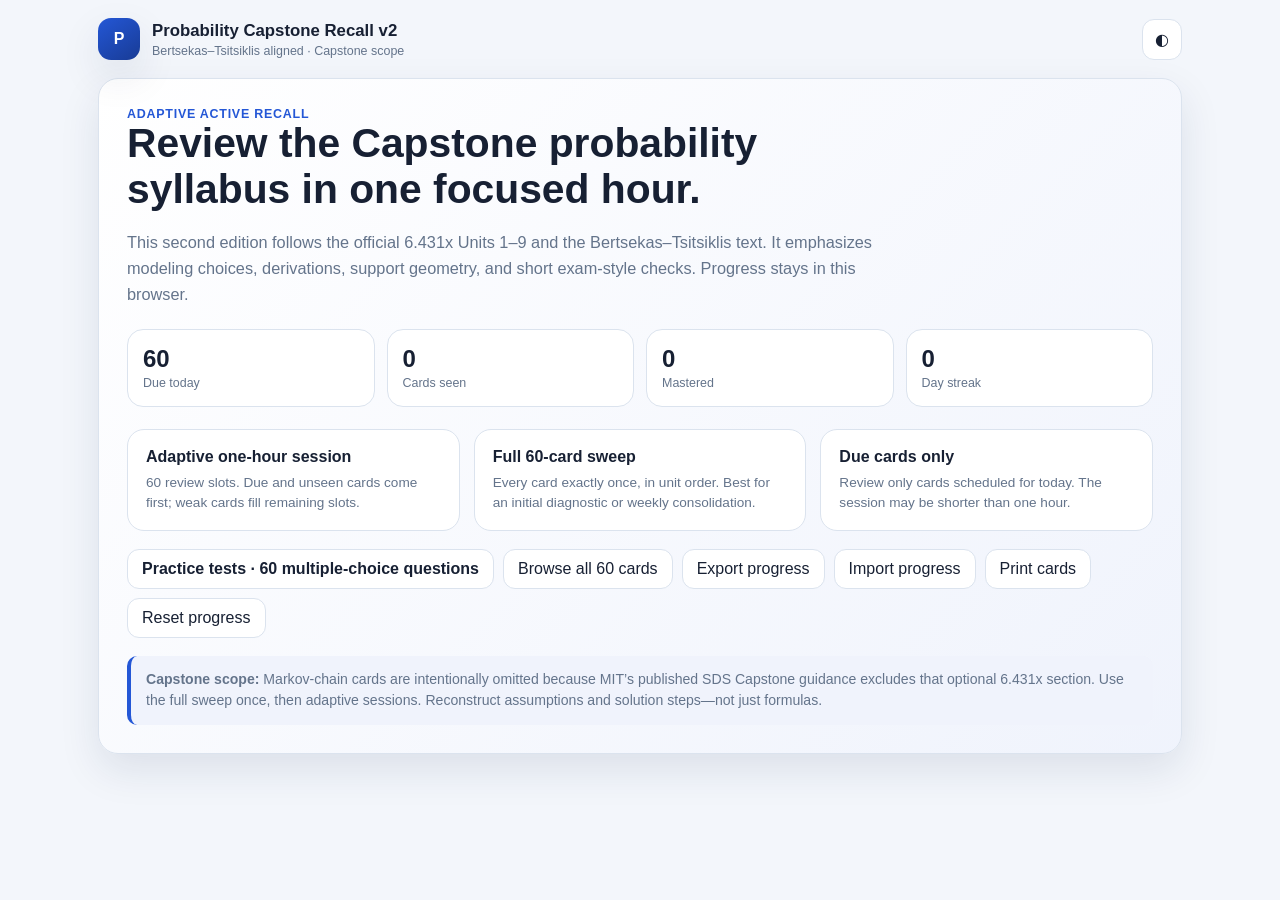
<file: index.html>
<!DOCTYPE html>
<html lang="en">
<head>
<meta charset="utf-8">
<meta name="viewport" content="width=device-width, initial-scale=1, viewport-fit=cover">
<meta name="theme-color" content="#101827">
<title>MITx Probability Capstone v2 — 60 Recall Cards</title>
<link rel="stylesheet" href="styles-1.css">
<link rel="stylesheet" href="styles-2.css">
<link rel="stylesheet" href="styles-3.css">
</head>
<body>
<div class="app">
  <header class="topbar">
    <div class="brand"><div class="logo">P</div><div><h1>Probability Capstone Recall v2</h1><p>Bertsekas–Tsitsiklis aligned · Capstone scope</p></div></div>
    <div><button class="icon-btn" id="themeBtn" aria-label="Toggle theme">◐</button></div>
  </header>

  <main id="home" class="screen active">
    <section class="hero">
      <div class="eyebrow">Adaptive active recall</div>
      <h2>Review the Capstone probability syllabus in one focused hour.</h2>
      <p class="lead">This second edition follows the official 6.431x Units 1–9 and the Bertsekas–Tsitsiklis text. It emphasizes modeling choices, derivations, support geometry, and short exam-style checks. Progress stays in this browser.</p>
      <div class="stats">
        <div class="stat"><strong id="dueStat">60</strong><span>Due today</span></div>
        <div class="stat"><strong id="seenStat">0</strong><span>Cards seen</span></div>
        <div class="stat"><strong id="masteredStat">0</strong><span>Mastered</span></div>
        <div class="stat"><strong id="streakStat">0</strong><span>Day streak</span></div>
      </div>
      <div class="mode-grid">
        <button class="mode" data-mode="adaptive"><b>Adaptive one-hour session</b><span>60 review slots. Due and unseen cards come first; weak cards fill remaining slots.</span></button>
        <button class="mode" data-mode="sweep"><b>Full 60-card sweep</b><span>Every card exactly once, in unit order. Best for an initial diagnostic or weekly consolidation.</span></button>
        <button class="mode" data-mode="due"><b>Due cards only</b><span>Review only cards scheduled for today. The session may be shorter than one hour.</span></button>
      </div>
      <div class="tools">
        <a class="secondary" href="tests.html" style="text-decoration:none;display:inline-flex;align-items:center;font-weight:700">Practice tests · 60 multiple-choice questions</a>
        <button class="secondary" id="browseBtn">Browse all 60 cards</button>
        <button class="secondary" id="exportBtn">Export progress</button>
        <button class="secondary" id="importBtn">Import progress</button>
        <button class="secondary" id="printBtn">Print cards</button>
        <button class="secondary" id="resetBtn">Reset progress</button>
        <input type="file" id="importFile" accept=".json" hidden>
      </div>
      <div class="note"><b>Capstone scope:</b> Markov-chain cards are intentionally omitted because MIT’s published SDS Capstone guidance excludes that optional 6.431x section. Use the full sweep once, then adaptive sessions. Reconstruct assumptions and solution steps—not just formulas.</div>
    </section>
  </main>

  <main id="study" class="screen">
    <div class="study-head">
      <div class="progress-wrap">
        <div class="progress-label"><span id="sessionLabel">Adaptive session</span><span id="progressText">1 / 60</span></div>
        <div class="progress"><div id="progressBar"></div></div>
      </div>
      <div class="timer" id="timer">1:00</div>
    </div>

    <article class="card">
      <div class="card-top">
        <div><div class="eyebrow" id="unitLabel"></div><h2 class="card-title" id="cardTitle"></h2></div>
        <div class="card-id" id="cardId"></div>
      </div>
      <div class="card-body">
        <div id="frontView">
          <div class="prompt-label">Recall prompt</div>
          <div class="prompt" id="prompt"></div>
          <div class="recall-hint">Answer aloud or on paper. Try to state the definition, governing equation, assumptions, and one failure mode before revealing.</div>
        </div>
        <div class="answer" id="answerView">
          <ul id="answerPoints"></ul>
          <div class="formula" id="formula"></div>
          <div class="callouts">
            <div class="callout trap"><b>Common trap</b><span id="trap"></span></div>
            <div class="callout check"><b>Quick check</b><span id="check"></span></div>
          </div>
        </div>
      </div>
      <div class="card-actions">
        <div class="reveal-row" id="revealRow">
          <button class="primary reveal" id="revealBtn">Reveal answer</button>
          <button class="secondary" id="pauseBtn">Pause</button>
        </div>
        <div class="rating-row" id="ratingRow">
          <button class="rate again" data-rating="again">1 · Again<small id="againNext"></small></button>
          <button class="rate hard" data-rating="hard">2 · Hard<small id="hardNext"></small></button>
          <button class="rate good" data-rating="good">3 · Good<small id="goodNext"></small></button>
          <button class="rate easy" data-rating="easy">4 · Easy<small id="easyNext"></small></button>
        </div>
      </div>
    </article>
    <div class="session-footer">
      <span><kbd>Space</kbd> reveal/pause · <kbd>1–4</kbd> grade</span>
      <button class="secondary" id="endBtn">End session</button>
    </div>
  </main>

  <main id="complete" class="screen">
    <section class="complete">
      <div class="eyebrow">Session complete</div>
      <h2>Review recorded</h2>
      <p id="completeText"></p>
      <div class="complete-grid">
        <div class="stat"><strong id="completeCards">0</strong><span>Reviews</span></div>
        <div class="stat"><strong id="completeGood">0%</strong><span>Good or easy</span></div>
        <div class="stat"><strong id="completeTime">0m</strong><span>Study time</span></div>
      </div>
      <button class="primary" id="homeBtn">Return to dashboard</button>
    </section>
  </main>
</div>

<div class="modal" id="libraryModal">
  <div class="modal-panel">
    <div class="modal-head"><h3>Card library</h3><button class="icon-btn" id="closeLibrary">✕</button></div>
    <div class="modal-body">
      <div class="filters"><input id="searchInput" placeholder="Search concepts, formulas, or traps"><select id="unitFilter"><option value="">All units</option></select></div>
      <div id="libraryList"></div>
    </div>
  </div>
</div>
<div id="printDeck" class="print-deck"></div>

<script src="cards-1.js"></script>
<script src="cards-2.js"></script>
<script src="cards-3.js"></script>
<script src="cards-4.js"></script>
<script src="cards-5.js"></script>
<script src="cards-6.js"></script>
<script src="cards-7.js"></script>
<script src="cards-8.js"></script>
<script src="app-1.js"></script>
<script src="app-2.js"></script>
<script src="app-3.js"></script>
<script src="app-4.js"></script>
</body>
</html>
</file>
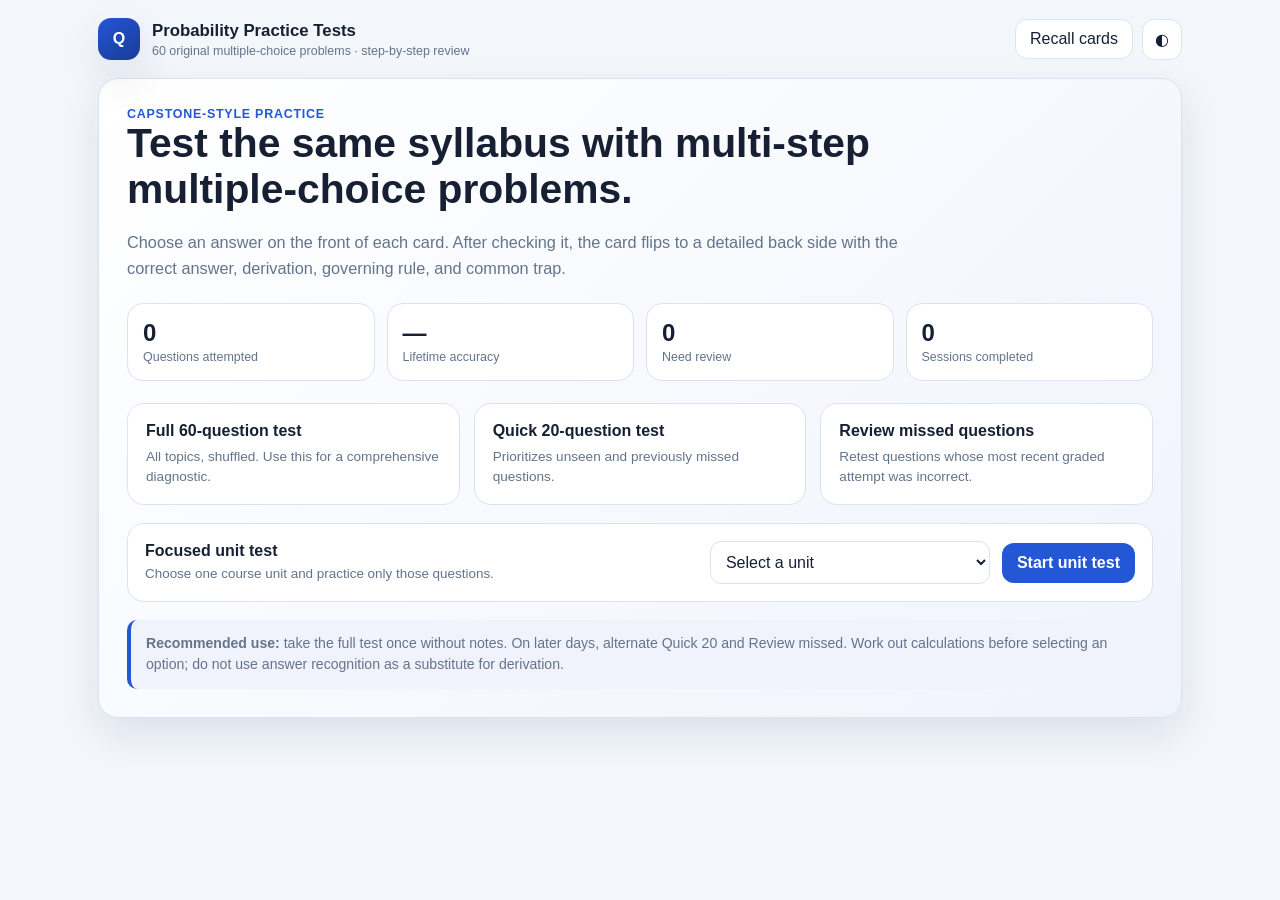
<file: tests.html>
<!DOCTYPE html>
<html lang="en">
<head>
<meta charset="utf-8">
<meta name="viewport" content="width=device-width, initial-scale=1, viewport-fit=cover">
<meta name="theme-color" content="#101827">
<title>MITx Probability Practice Tests — 60 Questions</title>
<link rel="stylesheet" href="styles-1.css">
<link rel="stylesheet" href="styles-2.css">
<link rel="stylesheet" href="styles-3.css">
<link rel="stylesheet" href="tests.css">
</head>
<body>
<div id="testRoot"></div>
<script src="tests-ui-1.js"></script>
<script src="tests-ui-2.js"></script>
<script src="questions-1.js"></script>
<script src="questions-2.js"></script>
<script src="questions-3.js"></script>
<script src="questions-4.js"></script>
<script src="questions-5.js"></script>
<script src="questions-6.js"></script>
<script src="tests-app-1.js"></script>
<script src="tests-app-2.js"></script>
</body>
</html>
</file>
<file: styles-1.css>
:root{
  --bg:#f3f6fb; --panel:#ffffff; --text:#172033; --muted:#64748b; --line:#dbe3ee;
  --accent:#2457d6; --accent2:#183b95; --good:#147d52; --warn:#a45b00; --bad:#b42318;
  --shadow:0 16px 40px rgba(24,39,75,.10); --radius:20px;
}
[data-theme="dark"]{
  --bg:#0b1220; --panel:#121c2e; --text:#edf3ff; --muted:#9eb0c9; --line:#29364c;
  --accent:#78a4ff; --accent2:#a9c3ff; --good:#65d6a2; --warn:#ffbc66; --bad:#ff817a;
  --shadow:0 18px 44px rgba(0,0,0,.32);
}
*{box-sizing:border-box}
html,body{margin:0;min-height:100%;background:var(--bg);color:var(--text);font-family:Inter,ui-sans-serif,-apple-system,BlinkMacSystemFont,"Segoe UI",Roboto,Arial,sans-serif}
button,select,input{font:inherit}
button{cursor:pointer}
.app{max-width:1120px;margin:0 auto;padding:18px 18px 48px}
.topbar{display:flex;justify-content:space-between;align-items:center;gap:12px;margin-bottom:18px}
.brand{display:flex;align-items:center;gap:12px}
.logo{width:42px;height:42px;border-radius:13px;background:linear-gradient(145deg,var(--accent),var(--accent2));display:grid;place-items:center;color:white;font-weight:800;box-shadow:var(--shadow)}
.brand h1{font-size:1.05rem;margin:0}.brand p{font-size:.78rem;color:var(--muted);margin:3px 0 0}
.icon-btn{border:1px solid var(--line);background:var(--panel);color:var(--text);border-radius:12px;padding:10px 12px}
.screen{display:none}.screen.active{display:block}
.hero{background:linear-gradient(135deg,var(--panel),color-mix(in srgb,var(--accent) 7%,var(--panel)));border:1px solid var(--line);border-radius:var(--radius);padding:28px;box-shadow:var(--shadow)}
.hero h2{font-size:clamp(1.6rem,4vw,2.55rem);line-height:1.12;margin:0 0 10px;max-width:760px}
.hero .lead{color:var(--muted);font-size:1.02rem;max-width:780px;line-height:1.6}
.stats{display:grid;grid-template-columns:repeat(4,1fr);gap:12px;margin:22px 0}
.stat{border:1px solid var(--line);background:var(--panel);border-radius:16px;padding:15px}
.stat strong{display:block;font-size:1.5rem}.stat span{font-size:.78rem;color:var(--muted)}
.mode-grid{display:grid;grid-template-columns:repeat(3,1fr);gap:14px;margin-top:18px}
.mode{border:1px solid var(--line);background:var(--panel);color:var(--text);border-radius:17px;padding:18px;text-align:left;transition:.16s transform,.16s border-color}
.mode:hover{transform:translateY(-2px);border-color:var(--accent)}
.mode b{display:block;margin-bottom:7px}.mode span{font-size:.85rem;color:var(--muted);line-height:1.45}
.tools{display:flex;flex-wrap:wrap;gap:9px;margin-top:18px}
.primary{border:0;background:var(--accent);color:white;border-radius:12px;padding:11px 15px;font-weight:700}
.secondary{border:1px solid var(--line);background:var(--panel);color:var(--text);border-radius:12px;padding:10px 14px}
.note{margin-top:18px;padding:13px 15px;border-left:4px solid var(--accent);background:color-mix(in srgb,var(--accent) 7%,var(--panel));border-radius:10px;color:var(--muted);line-height:1.5;font-size:.88rem}
.study-head{display:grid;grid-template-columns:1fr auto;gap:16px;align-items:center;margin-bottom:12px}
.progress-wrap{min-width:0}.progress-label{display:flex;justify-content:space-between;color:var(--muted);font-size:.82rem;margin-bottom:7px}
.progress{height:9px;background:var(--line);border-radius:999px;overflow:hidden}.progress>div{height:100%;background:var(--accent);width:0;transition:width .25s}
.timer{width:76px;height:76px;border-radius:50%;display:grid;place-items:center;border:6px solid var(--line);font-size:1.25rem;font-weight:800;background:var(--panel)}
.timer.low{border-color:var(--warn)}.timer.done{border-color:var(--bad)}
.card{background:var(--panel);border:1px solid var(--line);border-radius:24px;box-shadow:var(--shadow);min-height:540px;display:flex;flex-direction:column;overflow:hidden}
.card-top{padding:20px 24px;border-bottom:1px solid var(--line);display:flex;justify-content:space-between;gap:12px;align-items:flex-start}
.eyebrow{font-size:.78rem;color:var(--accent);font-weight:800;text-transform:uppercase;letter-spacing:.06em}.card-title{font-size:1.4rem;margin:5px 0 0}
.card-id{font-variant-numeric:tabular-nums;color:var(--muted);font-size:.82rem}
.card-body{padding:30px 28px;flex:1;display:flex;flex-direction:column}
.prompt-label{font-size:.75rem;text-transform:uppercase;letter-spacing:.08em;color:var(--muted);font-weight:800}
.prompt{font-size:clamp(1.3rem,3.2vw,2rem);line-height:1.35;margin:11px 0 22px;max-width:900px}
</file>
<file: styles-2.css>
.recall-hint{color:var(--muted);line-height:1.55;padding:14px 16px;border:1px dashed var(--line);border-radius:13px}
.answer{display:none;animation:fade .2s ease}.answer.visible{display:block}
.answer ul{margin:0 0 18px;padding-left:22px}.answer li{margin:0 0 11px;line-height:1.54}
.formula{padding:14px 16px;background:color-mix(in srgb,var(--accent) 8%,var(--panel));border:1px solid color-mix(in srgb,var(--accent) 28%,var(--line));border-radius:13px;font-family:"SFMono-Regular",Consolas,monospace;line-height:1.55;overflow-wrap:anywhere}
.callouts{display:grid;grid-template-columns:1fr 1fr;gap:12px;margin-top:14px}
.callout{border:1px solid var(--line);border-radius:13px;padding:13px 14px;line-height:1.45;font-size:.9rem}
.callout b{display:block;margin-bottom:4px}.trap b{color:var(--bad)}.check b{color:var(--good)}
.card-actions{padding:18px 24px;border-top:1px solid var(--line)}
.reveal-row{display:flex;justify-content:center;gap:10px}.reveal{min-width:210px}
.rating-row{display:none;grid-template-columns:repeat(4,1fr);gap:9px}.rating-row.visible{display:grid}
.rate{border:1px solid var(--line);background:var(--panel);color:var(--text);border-radius:12px;padding:11px 7px;font-weight:750}
.rate small{display:block;font-size:.68rem;color:var(--muted);font-weight:500;margin-top:3px}
.rate.again{border-color:color-mix(in srgb,var(--bad) 55%,var(--line))}.rate.hard{border-color:color-mix(in srgb,var(--warn) 55%,var(--line))}
.rate.good{border-color:color-mix(in srgb,var(--good) 55%,var(--line))}.rate.easy{border-color:color-mix(in srgb,var(--accent) 55%,var(--line))}
.session-footer{display:flex;justify-content:space-between;gap:10px;align-items:center;margin-top:13px;color:var(--muted);font-size:.78rem}
kbd{border:1px solid var(--line);border-bottom-width:2px;background:var(--panel);border-radius:5px;padding:1px 5px;color:var(--muted)}
.modal{position:fixed;inset:0;background:rgba(4,10,20,.58);display:none;align-items:center;justify-content:center;padding:18px;z-index:20}
.modal.open{display:flex}.modal-panel{background:var(--panel);border:1px solid var(--line);border-radius:20px;box-shadow:var(--shadow);width:min(900px,100%);max-height:88vh;display:flex;flex-direction:column}
.modal-head{padding:18px 20px;border-bottom:1px solid var(--line);display:flex;justify-content:space-between;gap:12px;align-items:center}.modal-head h3{margin:0}
.modal-body{padding:18px 20px;overflow:auto}.filters{display:grid;grid-template-columns:1fr 230px;gap:10px;margin-bottom:14px}
.filters input,.filters select{width:100%;border:1px solid var(--line);background:var(--panel);color:var(--text);padding:11px;border-radius:11px}
.library-item{display:grid;grid-template-columns:52px 1fr auto;gap:12px;align-items:center;border-top:1px solid var(--line);padding:13px 2px}
.library-item:first-of-type{border-top:0}.pill{font-size:.72rem;padding:5px 8px;border-radius:999px;background:color-mix(in srgb,var(--accent) 10%,var(--panel));color:var(--accent);font-weight:800}
.library-item h4{margin:0 0 4px}.library-item p{margin:0;color:var(--muted);font-size:.8rem;line-height:1.35}
.due{font-size:.72rem;color:var(--muted);text-align:right}
.complete{background:var(--panel);border:1px solid var(--line);border-radius:var(--radius);padding:34px;box-shadow:var(--shadow);text-align:center}
.complete h2{font-size:2rem;margin:5px 0 10px}.complete p{color:var(--muted);line-height:1.55}
.complete-grid{display:grid;grid-template-columns:repeat(3,1fr);gap:12px;margin:24px auto;max-width:650px}
@keyframes fade{from{opacity:.2;transform:translateY(4px)}to{opacity:1;transform:none}}
@media(max-width:760px){
 .app{padding:12px 12px 32px}.hero{padding:21px}.stats{grid-template-columns:repeat(2,1fr)}.mode-grid{grid-template-columns:1fr}
 .card{min-height:620px}.card-top{padding:17px}.card-body{padding:23px 18px}.card-actions{padding:15px}
 .callouts{grid-template-columns:1fr}.rating-row{grid-template-columns:repeat(2,1fr)}.filters{grid-template-columns:1fr}
 .complete-grid{grid-template-columns:1fr}.brand p{display:none}
}
@media print{
 body{background:#fff;color:#111}
 .app,.modal{display:none!important}
 .print-deck{display:block!important}
 .print-card{break-after:page;padding:18mm 16mm;font-family:Arial,sans-serif}
 .print-card h1{font-size:20pt;margin:0 0 4mm}
 .print-card h2{font-size:12pt;margin:0 0 7mm;color:#444}
 .print-card .print-prompt{font-size:15pt;line-height:1.4;margin:0 0 7mm}
 .print-card li{font-size:11pt;line-height:1.45;margin-bottom:3mm}
</file>
<file: styles-3.css>
.print-card .print-formula{font-family:monospace;border:1px solid #aaa;padding:4mm;margin:6mm 0}
 .print-card p{font-size:10.5pt;line-height:1.4}
}
.print-deck{display:none}
</file>
<file: tests.css>
.header-actions{display:flex;align-items:center;gap:9px}.link-btn{text-decoration:none;display:inline-flex;align-items:center}
.unit-picker{display:grid;grid-template-columns:1fr minmax(190px,280px) auto;gap:12px;align-items:center;margin-top:18px;border:1px solid var(--line);background:var(--panel);border-radius:17px;padding:17px}
.unit-picker b{display:block;margin-bottom:5px}.unit-picker span{display:block;color:var(--muted);font-size:.84rem;line-height:1.4}
.unit-picker select{border:1px solid var(--line);background:var(--panel);color:var(--text);padding:11px;border-radius:11px;width:100%}
.test-status{display:grid;grid-template-columns:1fr auto auto;gap:12px;align-items:center;margin-bottom:13px}
.status-chip{border:1px solid var(--line);background:var(--panel);border-radius:14px;padding:9px 14px;min-width:92px;text-align:center}
.status-chip span{display:block;font-size:.68rem;text-transform:uppercase;letter-spacing:.08em;color:var(--muted)}.status-chip strong{display:block;margin-top:2px}
.mcq-scene{perspective:1600px;min-height:670px}
.mcq-card{position:relative;min-height:650px;transform-style:preserve-3d;transition:transform .55s cubic-bezier(.2,.75,.25,1)}
.mcq-card.flipped{transform:rotateY(180deg)}
.mcq-face{position:absolute;inset:0;backface-visibility:hidden;-webkit-backface-visibility:hidden;background:var(--panel);border:1px solid var(--line);border-radius:24px;box-shadow:var(--shadow);padding:28px;display:flex;flex-direction:column}
.mcq-back{transform:rotateY(180deg)}
.mcq-head,.review-head{display:flex;justify-content:space-between;gap:14px;align-items:flex-start;border-bottom:1px solid var(--line);padding-bottom:17px}
.mcq-head h2,.review-head h2{margin:5px 0 0;font-size:1.35rem}
.difficulty,.result-badge{font-size:.72rem;font-weight:800;border:1px solid var(--line);border-radius:999px;padding:7px 10px;white-space:nowrap}
.question-prompt{font-size:clamp(1.15rem,2.5vw,1.65rem);line-height:1.45;margin:25px 0}
.choices{display:grid;gap:11px}
.choice{display:grid;grid-template-columns:38px 1fr;gap:12px;align-items:center;text-align:left;border:1px solid var(--line);background:var(--panel);color:var(--text);border-radius:14px;padding:13px 15px;line-height:1.4}
.choice:hover:not(:disabled){border-color:var(--accent)}.choice.selected{border-color:var(--accent);background:color-mix(in srgb,var(--accent) 8%,var(--panel))}
.choice.correct{border-color:var(--good);background:color-mix(in srgb,var(--good) 8%,var(--panel))}.choice.incorrect{border-color:var(--bad);background:color-mix(in srgb,var(--bad) 8%,var(--panel))}
.choice-letter{width:31px;height:31px;border:1px solid var(--line);border-radius:50%;display:grid;place-items:center;font-weight:800}
.question-actions{display:flex;justify-content:flex-end;gap:10px;margin-top:auto;padding-top:24px}
.correct-answer{font-size:1.05rem;line-height:1.5;border:1px solid color-mix(in srgb,var(--good) 45%,var(--line));background:color-mix(in srgb,var(--good) 8%,var(--panel));border-radius:14px;padding:15px 17px;margin:22px 0 16px}
.solution-steps{margin:0;padding-left:24px}.solution-steps li{line-height:1.55;margin-bottom:10px}
.review-grid{display:grid;grid-template-columns:1fr 1fr;gap:12px;margin-top:8px}.rule-box b{color:var(--accent)}
.result-badge.correct-result{color:var(--good);border-color:var(--good)}.result-badge.wrong-result{color:var(--bad);border-color:var(--bad)}.result-badge.ungraded-result{color:var(--warn);border-color:var(--warn)}
.complete-actions{display:flex;justify-content:center;gap:10px;flex-wrap:wrap}
.result-list{max-width:760px;margin:0 auto 22px;text-align:left}.result-list h3{margin-bottom:8px}.missed-chip{display:inline-block;border:1px solid var(--line);border-radius:999px;padding:6px 10px;margin:4px;font-size:.8rem}
@media(max-width:760px){
 .header-actions .link-btn{display:none}.unit-picker{grid-template-columns:1fr}.test-status{grid-template-columns:1fr 1fr}.test-status .progress-wrap{grid-column:1/-1}
 .mcq-scene{min-height:780px}.mcq-card{min-height:760px}.mcq-face{padding:20px}.review-grid{grid-template-columns:1fr}
 .question-actions{flex-wrap:wrap}.question-actions button{flex:1}.choice{grid-template-columns:34px 1fr;padding:12px}
}
</file>
